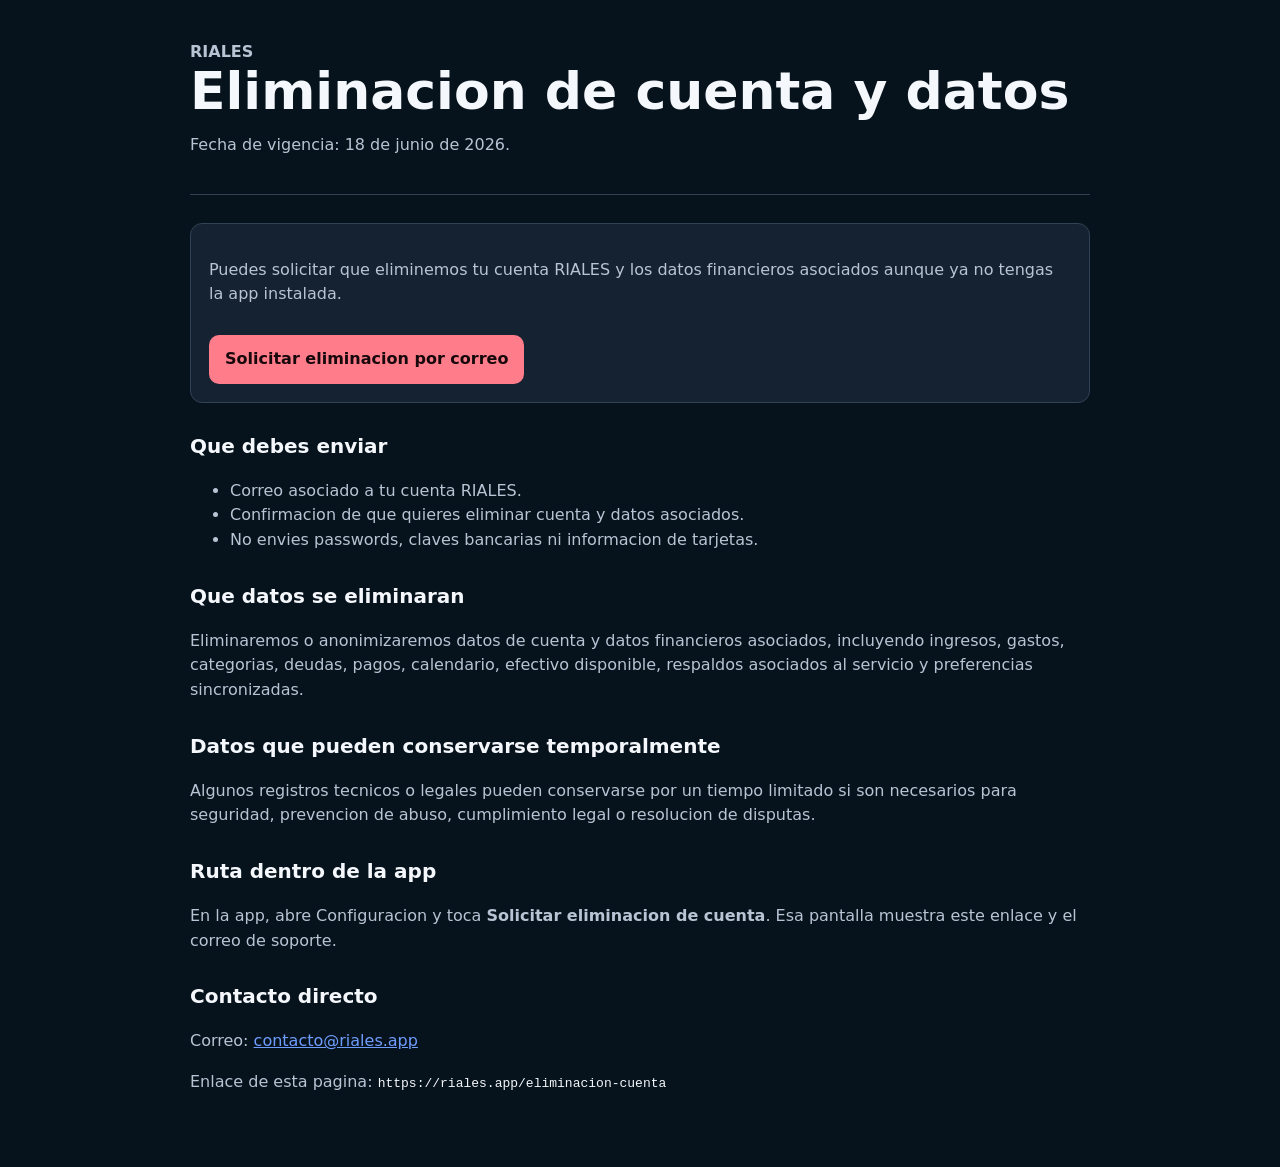
<file: legal/account-deletion.html>
<!doctype html>
<html lang="es">
  <head>
    <meta charset="utf-8">
    <meta name="viewport" content="width=device-width, initial-scale=1">
    <title>RIALES - Eliminacion de cuenta y datos</title>
    <style>
      :root {
        color-scheme: dark;
        --bg: #07131c;
        --panel: #142231;
        --text: #f4f7fb;
        --muted: #b8c4d4;
        --line: #314255;
        --brand: #6f9dff;
        --danger: #ff7c8b;
      }
      body {
        margin: 0;
        background: var(--bg);
        color: var(--text);
        font-family: system-ui, -apple-system, BlinkMacSystemFont, "Segoe UI", sans-serif;
        line-height: 1.55;
      }
      main {
        width: min(900px, calc(100% - 32px));
        margin: 0 auto;
        padding: 40px 0 56px;
      }
      header {
        border-bottom: 1px solid var(--line);
        margin-bottom: 28px;
        padding-bottom: 20px;
      }
      h1 {
        margin: 0 0 8px;
        font-size: clamp(2rem, 5vw, 3.25rem);
        line-height: 1;
      }
      h2 {
        margin-top: 28px;
        font-size: 1.25rem;
      }
      p, li {
        color: var(--muted);
      }
      a {
        color: var(--brand);
      }
      .card {
        background: var(--panel);
        border: 1px solid var(--line);
        border-radius: 12px;
        padding: 18px;
      }
      .button {
        display: inline-block;
        margin-top: 12px;
        padding: 12px 16px;
        border-radius: 10px;
        background: var(--danger);
        color: #16080b;
        font-weight: 800;
        text-decoration: none;
      }
      .meta {
        color: var(--muted);
        font-weight: 600;
      }
      code {
        color: var(--text);
        overflow-wrap: anywhere;
      }
    </style>
  </head>
  <body>
    <main>
      <header>
        <div class="meta">RIALES</div>
        <h1>Eliminacion de cuenta y datos</h1>
        <p>Fecha de vigencia: 18 de junio de 2026.</p>
      </header>

      <section class="card">
        <p>
          Puedes solicitar que eliminemos tu cuenta RIALES y los datos
          financieros asociados aunque ya no tengas la app instalada.
        </p>
        <a
          class="button"
          href="mailto:contacto@riales.app?subject=Solicitud%20de%20eliminacion%20de%20cuenta%20RIALES&body=Hola%20RIALES%2C%20solicito%20la%20eliminacion%20de%20mi%20cuenta%20y%20datos.%20Mi%20correo%20de%20cuenta%20es%3A%20"
        >
          Solicitar eliminacion por correo
        </a>
      </section>

      <h2>Que debes enviar</h2>
      <ul>
        <li>Correo asociado a tu cuenta RIALES.</li>
        <li>Confirmacion de que quieres eliminar cuenta y datos asociados.</li>
        <li>No envies passwords, claves bancarias ni informacion de tarjetas.</li>
      </ul>

      <h2>Que datos se eliminaran</h2>
      <p>
        Eliminaremos o anonimizaremos datos de cuenta y datos financieros
        asociados, incluyendo ingresos, gastos, categorias, deudas, pagos,
        calendario, efectivo disponible, respaldos asociados al servicio y
        preferencias sincronizadas.
      </p>

      <h2>Datos que pueden conservarse temporalmente</h2>
      <p>
        Algunos registros tecnicos o legales pueden conservarse por un tiempo
        limitado si son necesarios para seguridad, prevencion de abuso,
        cumplimiento legal o resolucion de disputas.
      </p>

      <h2>Ruta dentro de la app</h2>
      <p>
        En la app, abre Configuracion y toca
        <strong>Solicitar eliminacion de cuenta</strong>. Esa pantalla muestra
        este enlace y el correo de soporte.
      </p>

      <h2>Contacto directo</h2>
      <p>
        Correo:
        <a href="mailto:contacto@riales.app">contacto@riales.app</a>
      </p>
      <p>
        Enlace de esta pagina:
        <code>https://riales.app/eliminacion-cuenta</code>
      </p>
    </main>
  </body>
</html>
</file>
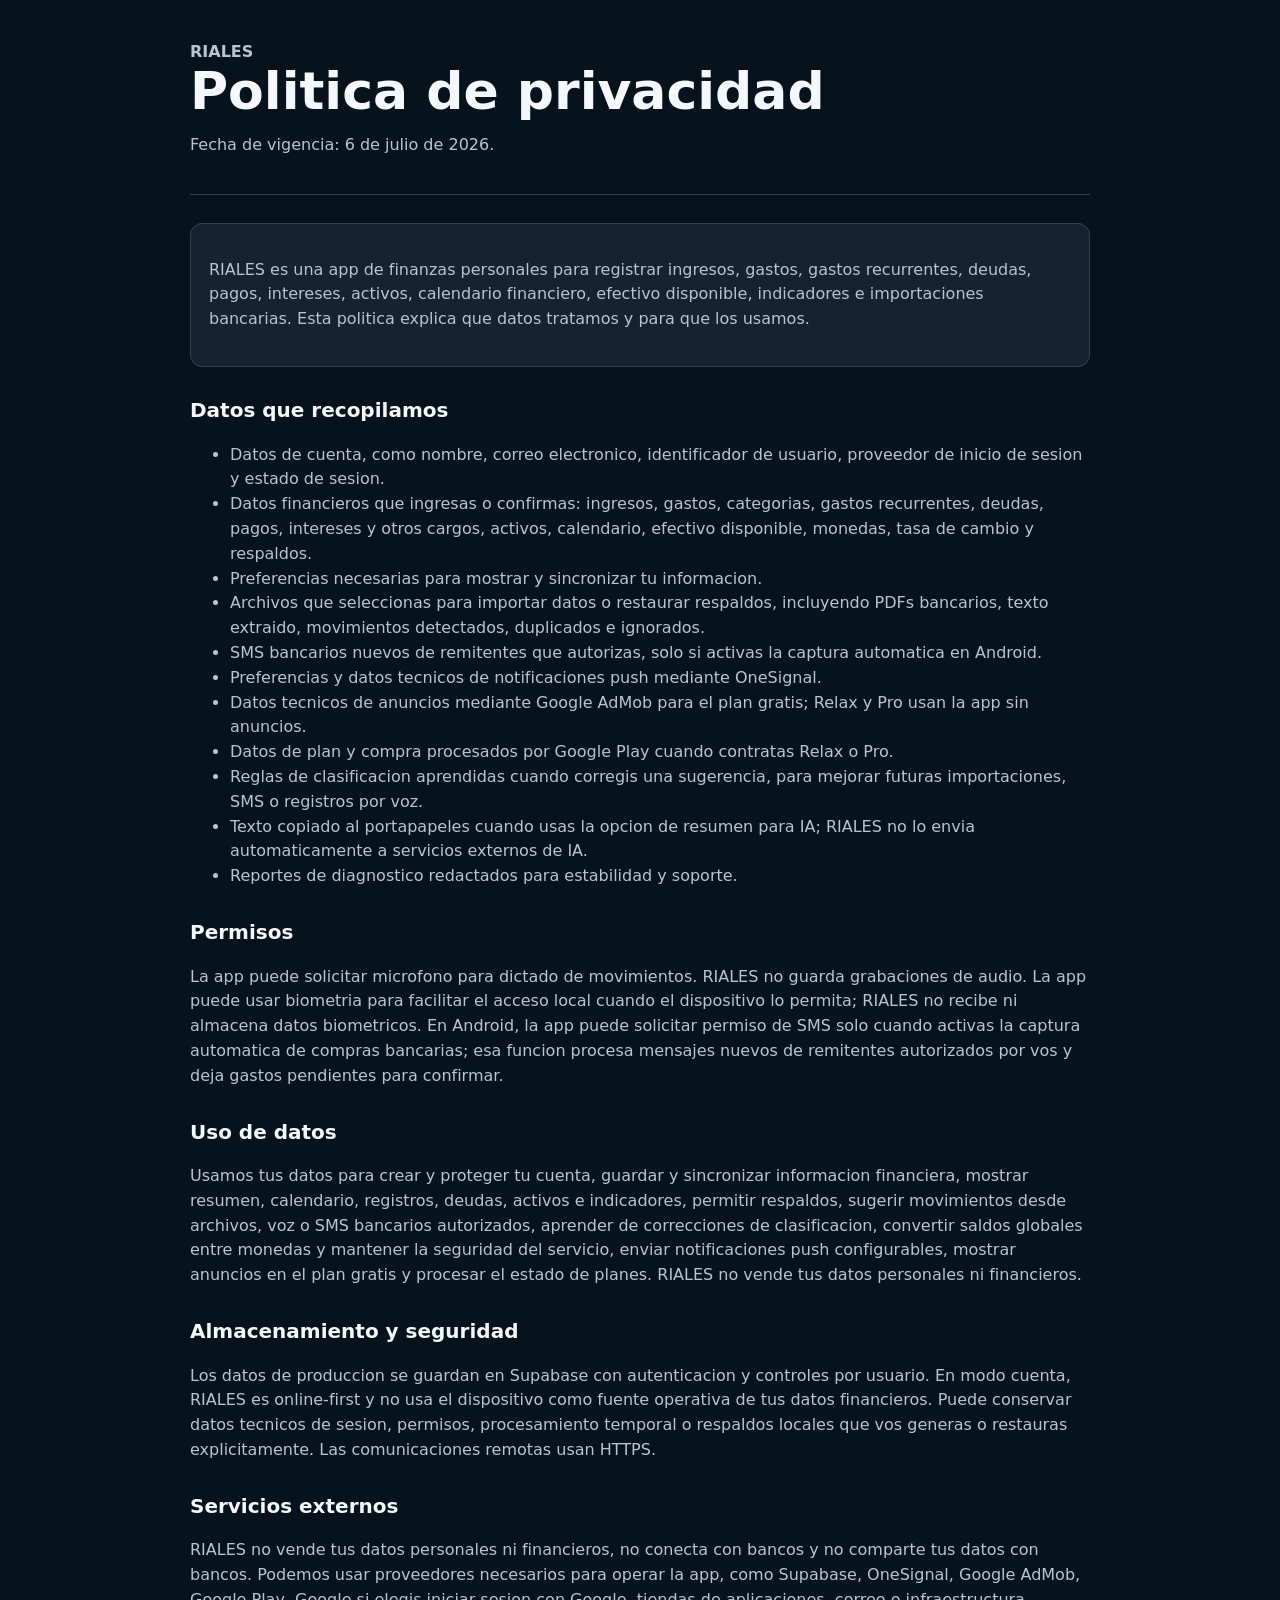
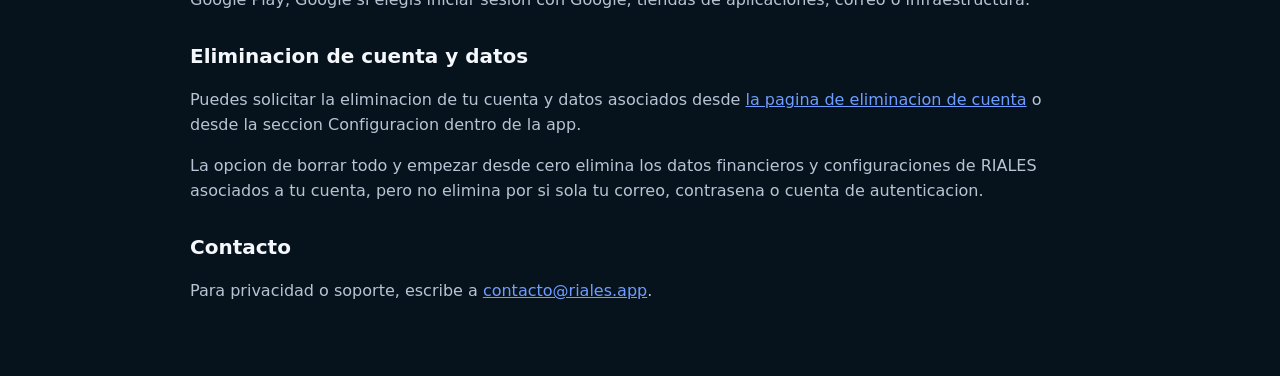
<file: legal/privacy.html>
<!doctype html>
<html lang="es">
  <head>
    <meta charset="utf-8">
    <meta name="viewport" content="width=device-width, initial-scale=1">
    <title>RIALES - Politica de privacidad</title>
    <style>
      :root {
        color-scheme: dark;
        --bg: #07131c;
        --panel: #142231;
        --text: #f4f7fb;
        --muted: #b8c4d4;
        --line: #314255;
        --brand: #6f9dff;
      }
      body {
        margin: 0;
        background: var(--bg);
        color: var(--text);
        font-family: system-ui, -apple-system, BlinkMacSystemFont, "Segoe UI", sans-serif;
        line-height: 1.55;
      }
      main {
        width: min(900px, calc(100% - 32px));
        margin: 0 auto;
        padding: 40px 0 56px;
      }
      header {
        border-bottom: 1px solid var(--line);
        margin-bottom: 28px;
        padding-bottom: 20px;
      }
      h1 {
        margin: 0 0 8px;
        font-size: clamp(2rem, 5vw, 3.25rem);
        line-height: 1;
      }
      h2 {
        margin-top: 28px;
        font-size: 1.25rem;
      }
      p, li {
        color: var(--muted);
      }
      a {
        color: var(--brand);
      }
      .card {
        background: var(--panel);
        border: 1px solid var(--line);
        border-radius: 12px;
        padding: 18px;
      }
      .meta {
        color: var(--muted);
        font-weight: 600;
      }
    </style>
  </head>
  <body>
    <main>
      <header>
        <div class="meta">RIALES</div>
        <h1>Politica de privacidad</h1>
        <p>Fecha de vigencia: 6 de julio de 2026.</p>
      </header>

      <section class="card">
        <p>
          RIALES es una app de finanzas personales para registrar ingresos,
          gastos, gastos recurrentes, deudas, pagos, intereses, activos,
          calendario financiero, efectivo disponible, indicadores e
          importaciones bancarias. Esta politica explica que datos tratamos y
          para que los usamos.
        </p>
      </section>

      <h2>Datos que recopilamos</h2>
      <ul>
        <li>Datos de cuenta, como nombre, correo electronico, identificador de usuario, proveedor de inicio de sesion y estado de sesion.</li>
        <li>Datos financieros que ingresas o confirmas: ingresos, gastos, categorias, gastos recurrentes, deudas, pagos, intereses y otros cargos, activos, calendario, efectivo disponible, monedas, tasa de cambio y respaldos.</li>
        <li>Preferencias necesarias para mostrar y sincronizar tu informacion.</li>
        <li>Archivos que seleccionas para importar datos o restaurar respaldos, incluyendo PDFs bancarios, texto extraido, movimientos detectados, duplicados e ignorados.</li>
        <li>SMS bancarios nuevos de remitentes que autorizas, solo si activas la captura automatica en Android.</li>
        <li>Preferencias y datos tecnicos de notificaciones push mediante OneSignal.</li>
        <li>Datos tecnicos de anuncios mediante Google AdMob para el plan gratis; Relax y Pro usan la app sin anuncios.</li>
        <li>Datos de plan y compra procesados por Google Play cuando contratas Relax o Pro.</li>
        <li>Reglas de clasificacion aprendidas cuando corregis una sugerencia, para mejorar futuras importaciones, SMS o registros por voz.</li>
        <li>Texto copiado al portapapeles cuando usas la opcion de resumen para IA; RIALES no lo envia automaticamente a servicios externos de IA.</li>
        <li>Reportes de diagnostico redactados para estabilidad y soporte.</li>
      </ul>

      <h2>Permisos</h2>
      <p>
        La app puede solicitar microfono para dictado de movimientos. RIALES no
        guarda grabaciones de audio. La app puede usar biometria para facilitar
        el acceso local cuando el dispositivo lo permita; RIALES no recibe ni
        almacena datos biometricos. En Android, la app
        puede solicitar permiso de SMS solo cuando activas la captura automatica
        de compras bancarias; esa funcion procesa mensajes nuevos de remitentes
        autorizados por vos y deja gastos pendientes para confirmar.
      </p>

      <h2>Uso de datos</h2>
      <p>
        Usamos tus datos para crear y proteger tu cuenta, guardar y sincronizar
        informacion financiera, mostrar resumen, calendario, registros, deudas,
        activos e indicadores, permitir respaldos, sugerir movimientos desde
        archivos, voz o SMS bancarios autorizados, aprender de correcciones de
        clasificacion, convertir saldos globales entre monedas y mantener la
        seguridad del servicio, enviar notificaciones push configurables,
        mostrar anuncios en el plan gratis y procesar el estado de planes.
        RIALES no vende tus datos personales ni financieros.
      </p>

      <h2>Almacenamiento y seguridad</h2>
      <p>
        Los datos de produccion se guardan en Supabase con autenticacion y
        controles por usuario. En modo cuenta, RIALES es online-first y no usa
        el dispositivo como fuente operativa de tus datos financieros. Puede
        conservar datos tecnicos de sesion, permisos, procesamiento temporal o
        respaldos locales que vos generas o restauras explicitamente. Las
        comunicaciones remotas usan HTTPS.
      </p>

      <h2>Servicios externos</h2>
      <p>
        RIALES no vende tus datos personales ni financieros, no conecta con
        bancos y no comparte tus datos con bancos. Podemos usar proveedores
        necesarios para operar la app, como Supabase, OneSignal, Google AdMob,
        Google Play, Google si elegis iniciar sesion con Google, tiendas de
        aplicaciones, correo o infraestructura.
      </p>

      <h2>Eliminacion de cuenta y datos</h2>
      <p>
        Puedes solicitar la eliminacion de tu cuenta y datos asociados desde
        <a href="https://riales.app/eliminacion-cuenta"
          >la pagina de eliminacion de cuenta</a
        >
        o desde la seccion Configuracion dentro de la app.
      </p>
      <p>
        La opcion de borrar todo y empezar desde cero elimina los datos
        financieros y configuraciones de RIALES asociados a tu cuenta, pero no
        elimina por si sola tu correo, contrasena o cuenta de autenticacion.
      </p>

      <h2>Contacto</h2>
      <p>
        Para privacidad o soporte, escribe a
        <a href="mailto:contacto@riales.app">contacto@riales.app</a>.
      </p>
    </main>
  </body>
</html>
</file>
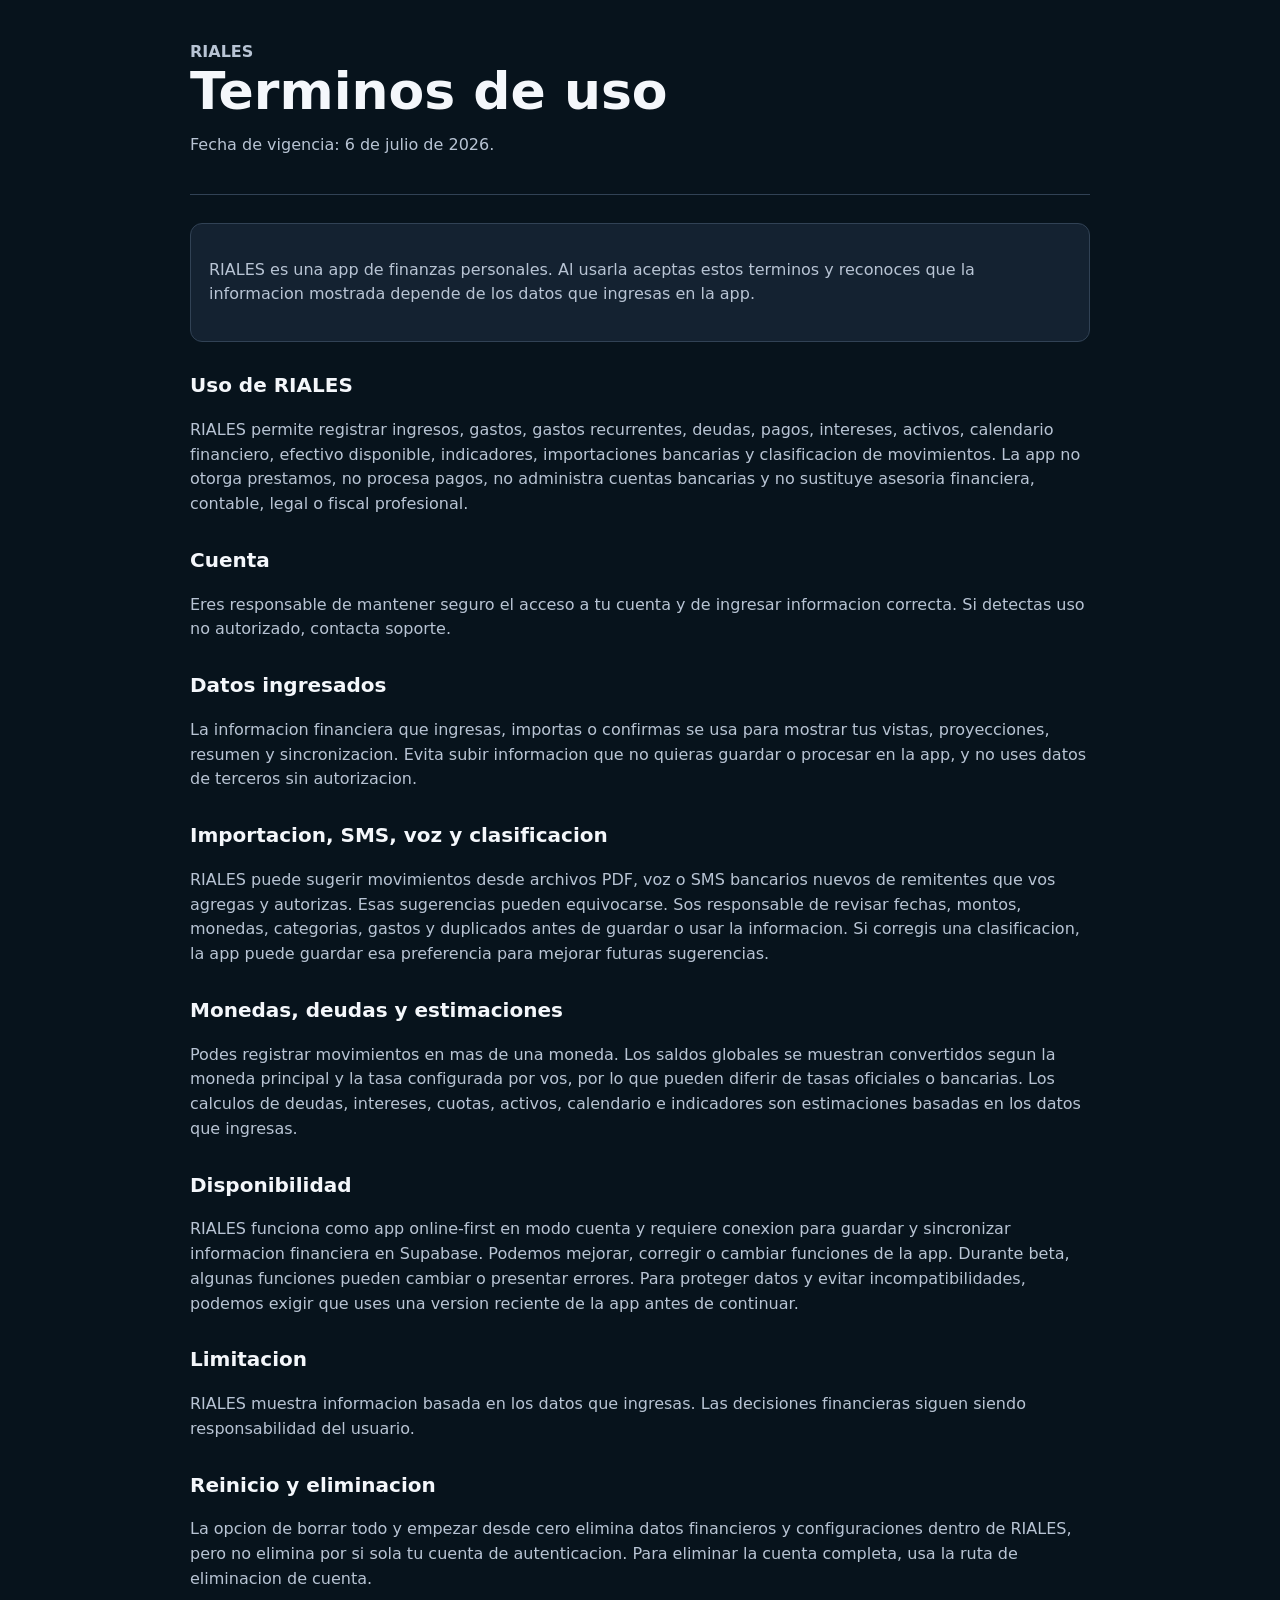
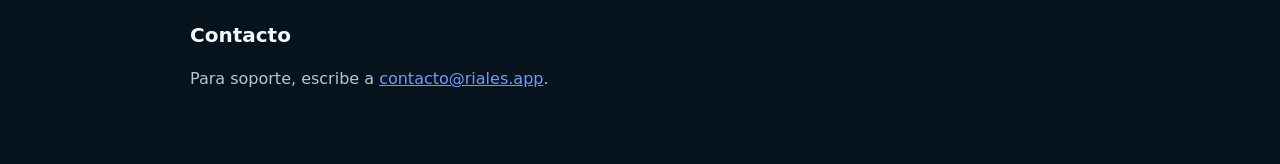
<file: legal/terms.html>
<!doctype html>
<html lang="es">
  <head>
    <meta charset="utf-8">
    <meta name="viewport" content="width=device-width, initial-scale=1">
    <title>RIALES - Terminos de uso</title>
    <style>
      :root {
        color-scheme: dark;
        --bg: #07131c;
        --panel: #142231;
        --text: #f4f7fb;
        --muted: #b8c4d4;
        --line: #314255;
        --brand: #6f9dff;
      }
      body {
        margin: 0;
        background: var(--bg);
        color: var(--text);
        font-family: system-ui, -apple-system, BlinkMacSystemFont, "Segoe UI", sans-serif;
        line-height: 1.55;
      }
      main {
        width: min(900px, calc(100% - 32px));
        margin: 0 auto;
        padding: 40px 0 56px;
      }
      header {
        border-bottom: 1px solid var(--line);
        margin-bottom: 28px;
        padding-bottom: 20px;
      }
      h1 {
        margin: 0 0 8px;
        font-size: clamp(2rem, 5vw, 3.25rem);
        line-height: 1;
      }
      h2 {
        margin-top: 28px;
        font-size: 1.25rem;
      }
      p, li {
        color: var(--muted);
      }
      a {
        color: var(--brand);
      }
      .card {
        background: var(--panel);
        border: 1px solid var(--line);
        border-radius: 12px;
        padding: 18px;
      }
      .meta {
        color: var(--muted);
        font-weight: 600;
      }
    </style>
  </head>
  <body>
    <main>
      <header>
        <div class="meta">RIALES</div>
        <h1>Terminos de uso</h1>
        <p>Fecha de vigencia: 6 de julio de 2026.</p>
      </header>

      <section class="card">
        <p>
          RIALES es una app de finanzas personales. Al usarla aceptas estos
          terminos y reconoces que la informacion mostrada depende de los datos
          que ingresas en la app.
        </p>
      </section>

      <h2>Uso de RIALES</h2>
      <p>
        RIALES permite registrar ingresos, gastos, gastos recurrentes, deudas,
        pagos, intereses, activos, calendario financiero, efectivo disponible,
        indicadores, importaciones bancarias y clasificacion de movimientos. La
        app no otorga prestamos, no procesa pagos, no administra cuentas
        bancarias y no sustituye asesoria financiera, contable, legal o fiscal
        profesional.
      </p>

      <h2>Cuenta</h2>
      <p>
        Eres responsable de mantener seguro el acceso a tu cuenta y de ingresar
        informacion correcta. Si detectas uso no autorizado, contacta soporte.
      </p>

      <h2>Datos ingresados</h2>
      <p>
        La informacion financiera que ingresas, importas o confirmas se usa
        para mostrar tus vistas, proyecciones, resumen y sincronizacion. Evita
        subir informacion que no quieras guardar o procesar en la app, y no uses
        datos de terceros sin autorizacion.
      </p>

      <h2>Importacion, SMS, voz y clasificacion</h2>
      <p>
        RIALES puede sugerir movimientos desde archivos PDF, voz o SMS bancarios
        nuevos de remitentes que vos agregas y autorizas. Esas sugerencias
        pueden equivocarse. Sos responsable de revisar fechas, montos, monedas,
        categorias, gastos y duplicados antes de guardar o usar la informacion.
        Si corregis una clasificacion, la app puede guardar esa preferencia para
        mejorar futuras sugerencias.
      </p>

      <h2>Monedas, deudas y estimaciones</h2>
      <p>
        Podes registrar movimientos en mas de una moneda. Los saldos globales se
        muestran convertidos segun la moneda principal y la tasa configurada por
        vos, por lo que pueden diferir de tasas oficiales o bancarias. Los
        calculos de deudas, intereses, cuotas, activos, calendario e indicadores
        son estimaciones basadas en los datos que ingresas.
      </p>

      <h2>Disponibilidad</h2>
      <p>
        RIALES funciona como app online-first en modo cuenta y requiere conexion
        para guardar y sincronizar informacion financiera en Supabase. Podemos
        mejorar, corregir o cambiar funciones de la app. Durante beta, algunas
        funciones pueden cambiar o presentar errores. Para proteger datos y
        evitar incompatibilidades, podemos exigir que uses una version reciente
        de la app antes de continuar.
      </p>

      <h2>Limitacion</h2>
      <p>
        RIALES muestra informacion basada en los datos que ingresas. Las
        decisiones financieras siguen siendo responsabilidad del usuario.
      </p>

      <h2>Reinicio y eliminacion</h2>
      <p>
        La opcion de borrar todo y empezar desde cero elimina datos financieros y
        configuraciones dentro de RIALES, pero no elimina por si sola tu cuenta
        de autenticacion. Para eliminar la cuenta completa, usa la ruta de
        eliminacion de cuenta.
      </p>

      <h2>Contacto</h2>
      <p>
        Para soporte, escribe a
        <a href="mailto:contacto@riales.app">contacto@riales.app</a>.
      </p>
    </main>
  </body>
</html>
</file>
